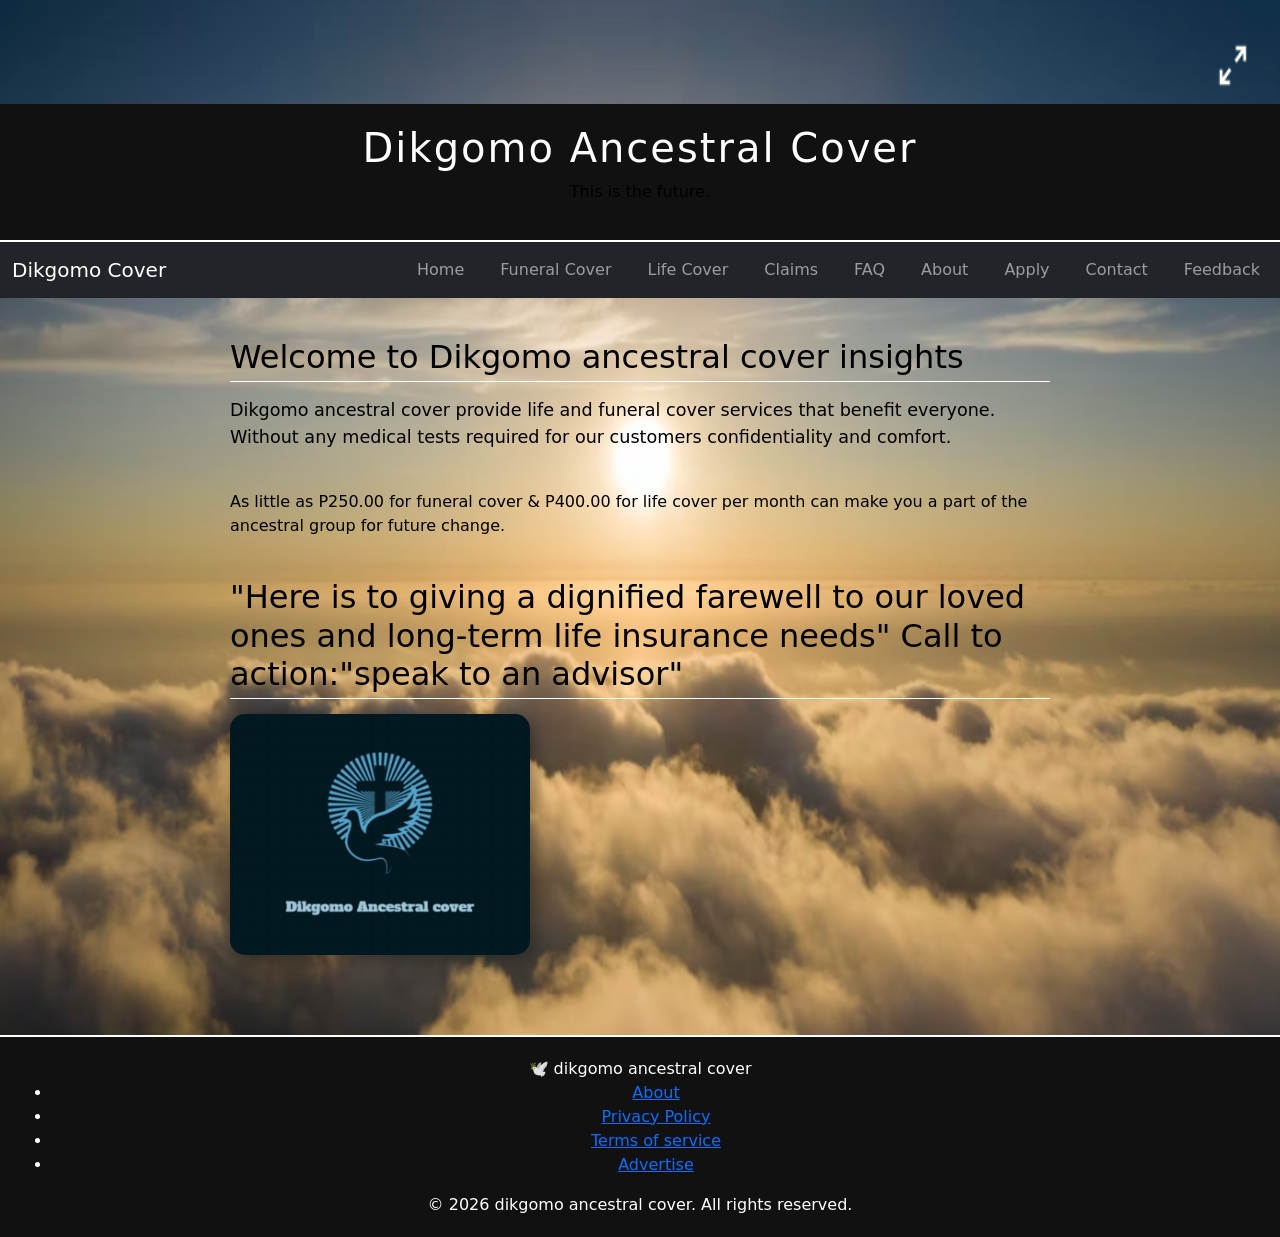
<file: index.html>
<!DOCTYPE html>
 <html lang="en">
 <head>
    <meta charset="UTF-8">
    <main class="container mt-4"></main>
    <title>Dikgomo Ancestral Cover</title>

    <!-- Bootstrap CSS -->
    <link href="https://cdn.jsdelivr.net/npm/bootstrap@5.3.3/dist/css/bootstrap.min.css" rel="stylesheet">
    
    <!-- Your custom CSS -->
    <link rel="stylesheet" href="style.css">

    <link rel="icon" type="image/jpg" href="pictures/logo.jpg">
</head>
 <body>
 
     <!--Header Section -->
     <header>
         <h1>Dikgomo Ancestral Cover</h1>
        <p>This is the future.</p>
    </header>
 
    <nav class="navbar navbar-expand-lg navbar-dark bg-dark">
  <div class="container-fluid">
    
    <!-- Brand -->
    <a class="navbar-brand" href="index.html">Dikgomo Cover</a>

    <!-- Mobile toggle button -->
    <button class="navbar-toggler" type="button" data-bs-toggle="collapse" data-bs-target="#navbarNav">
      <span class="navbar-toggler-icon"></span>
    </button>

    <!-- Links -->
    <div class="collapse navbar-collapse" id="navbarNav">
      <ul class="navbar-nav ms-auto">
        <li class="nav-item"><a class="nav-link" href="index.html">Home</a></li>
        <li class="nav-item"><a class="nav-link" href="funeralcover.html">Funeral Cover</a></li>
        <li class="nav-item"><a class="nav-link" href="lifecover.html">Life Cover</a></li>
        <li class="nav-item"><a class="nav-link" href="claimsprocess.html">Claims</a></li>
        <li class="nav-item"><a class="nav-link" href="frequentlyaskedquestions.html">FAQ</a></li>
        <li class="nav-item"><a class="nav-link" href="about.html">About</a></li>
        <li class="nav-item"><a class="nav-link" href="applicationform.html">Apply</a></li>
        <li class="nav-item"><a class="nav-link" href="contact&support.html">Contact</a></li>
        <li class="nav-item"><a class="nav-link" href="feedback.html">Feedback</a></li>
      </ul>
    </div>

  </div>
</nav>
 
     <!--Main Content -->
    <main>
         <section>

         <h2>Welcome to Dikgomo ancestral cover insights</h2>
         <p>Dikgomo ancestral cover provide life and funeral cover services that benefit everyone. Without any medical tests required for our customers confidentiality and comfort.</p>
</section> 
        <section>As little as P250.00 for funeral cover & P400.00 for life cover per month can make you a part of the ancestral group for future change.</section>

 <section>
<h2>"Here is to giving a dignified farewell to our loved ones and long-term life insurance needs"
    Call to action:"speak to an advisor"
</h2>
<img
    src="pictures/logo.jpg"
    alt="picture logo"
    style="width:  300px; border-radius:15px; box-shadow: 5px 5px 15px rgba(0,0,0,0.3);"
>
 </section>
    </main>
    <!-- Bootstrap JS -->
<script src="https://cdn.jsdelivr.net/npm/bootstrap@5.3.3/dist/js/bootstrap.bundle.min.js"></script>
 
<!--FOOTER-->
<footer>
  <div class="footer-logo">🕊️ dikgomo ancestral cover </div>
  <ul class="footer-links">
    <li><a href="#">About</a></li>
    <li><a href="#">Privacy Policy</a></li>
    <li><a href="#">Terms of service</a></li>
    <li><a href="#">Advertise</a></li>
  </ul>
  <div class="footer-copy">&copy; 2026 dikgomo ancestral cover. All rights reserved.</div>
</footer>
 </body>
 </html>
</file>
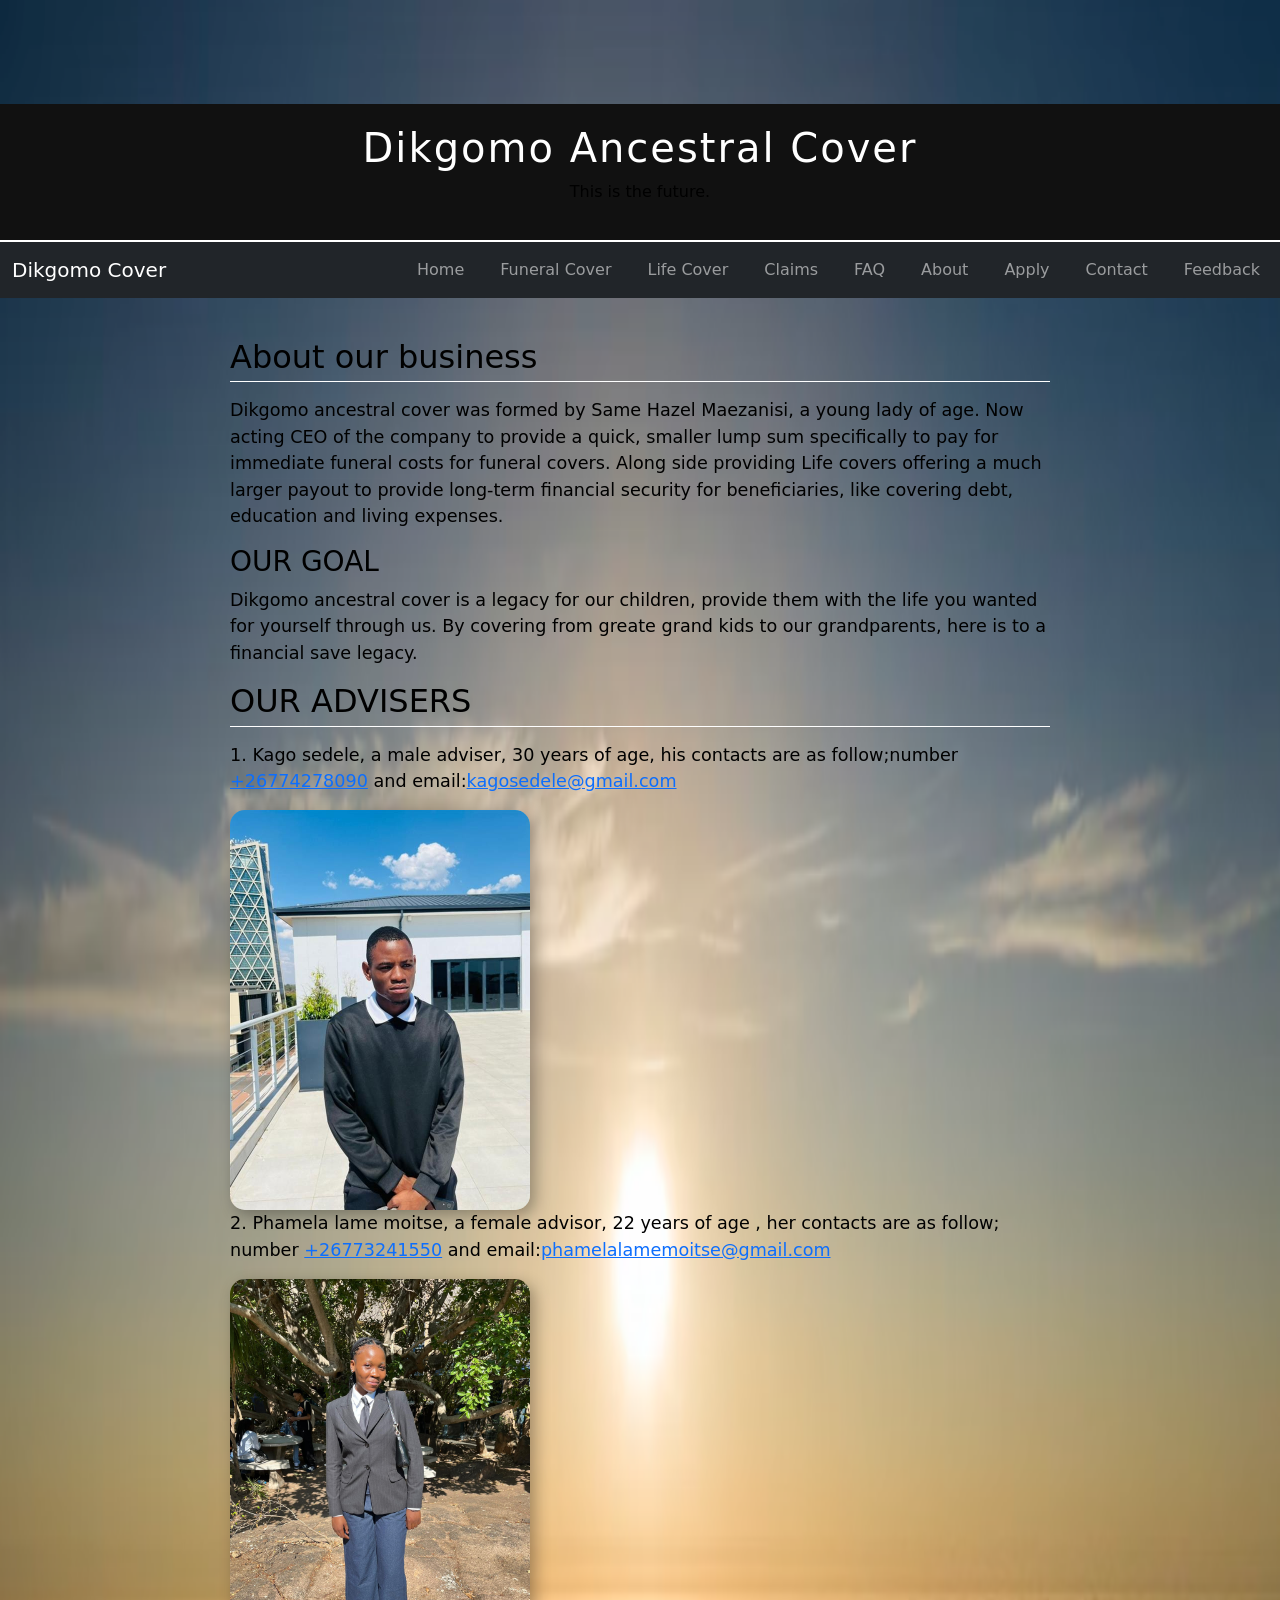
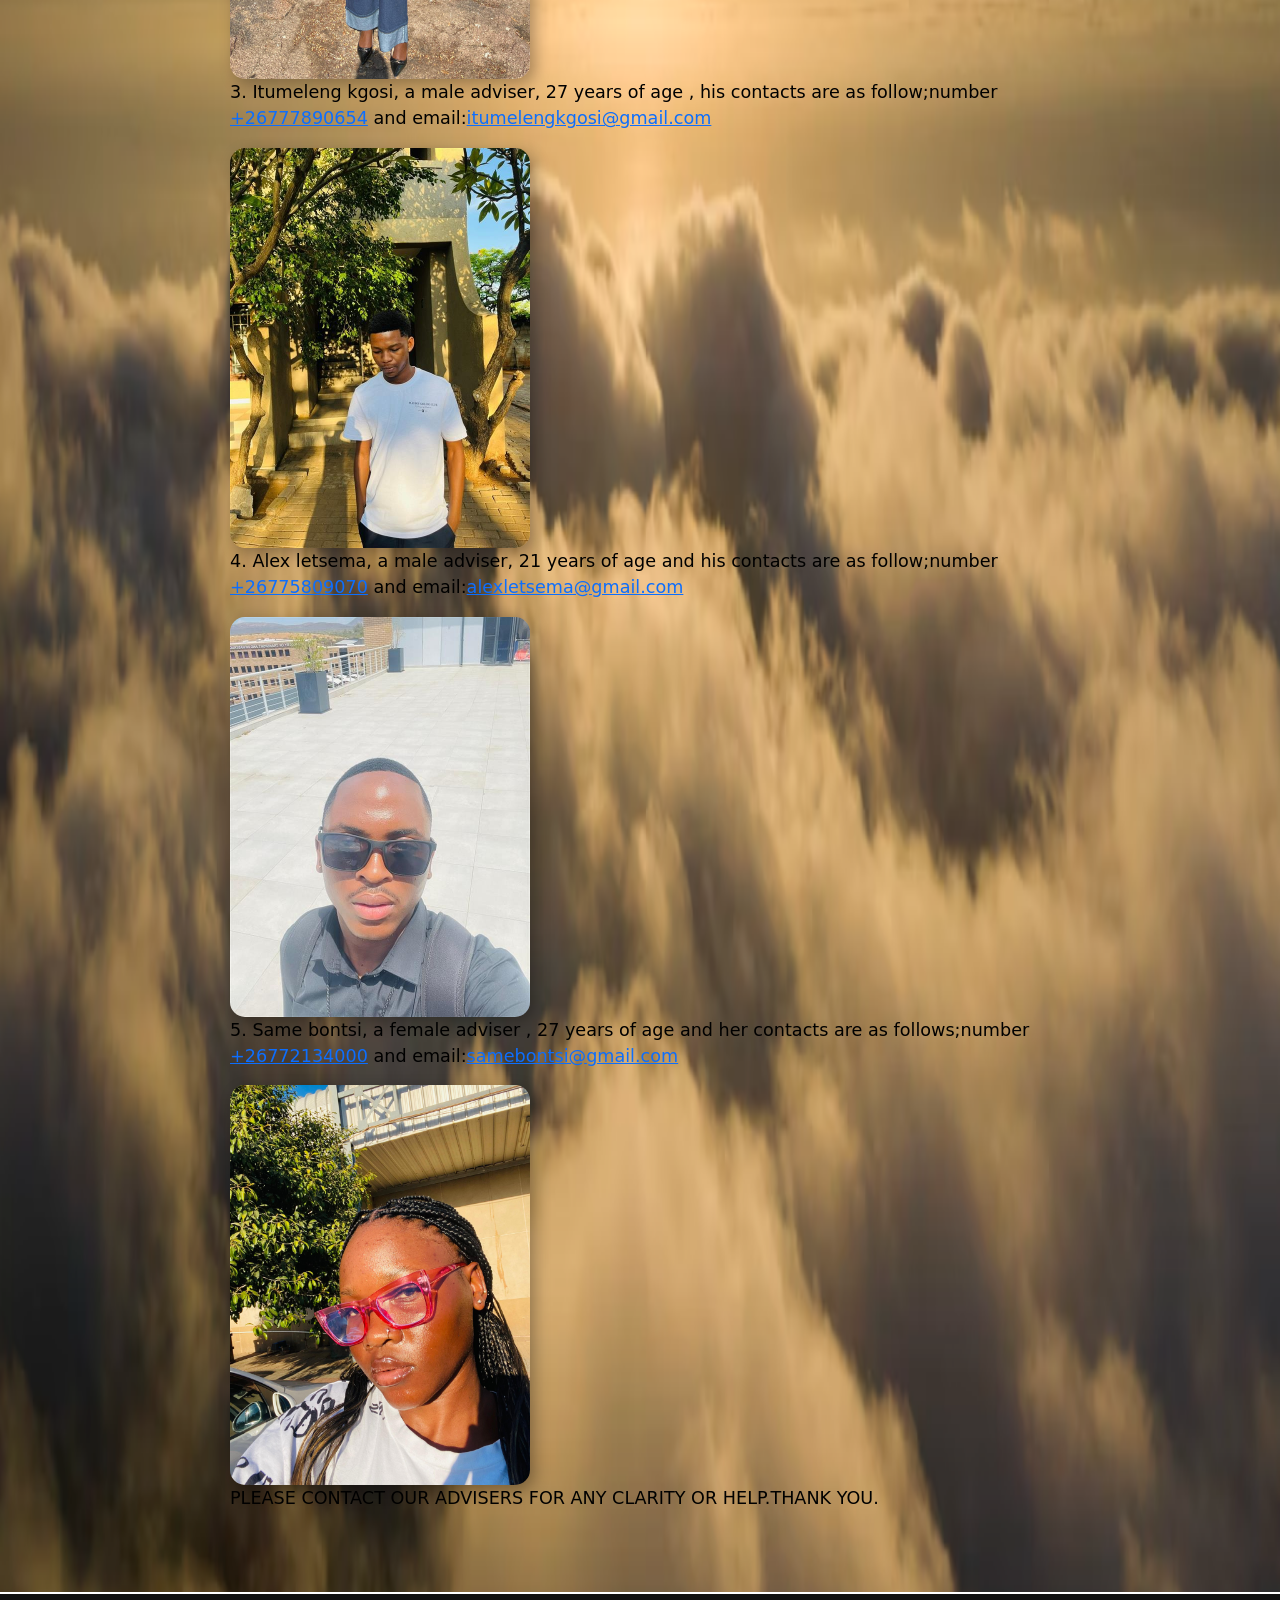
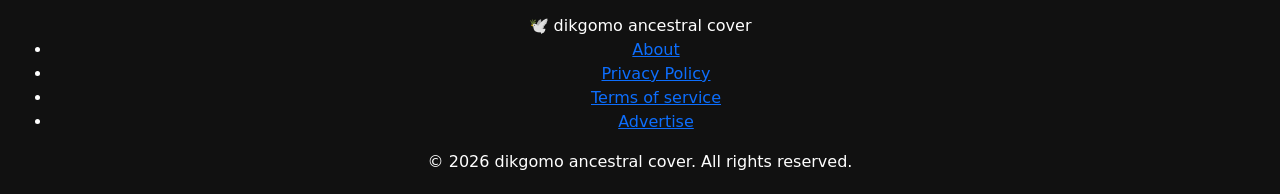
<file: about.html>
<!DOCTYPE html>
 <html lang="en">
 <head>
    <meta charset="UTF-8">
    <main class="container mt-4"></main>
    <title>Dikgomo Ancestral Cover</title>

    <!-- Bootstrap CSS -->
    <link href="https://cdn.jsdelivr.net/npm/bootstrap@5.3.3/dist/css/bootstrap.min.css" rel="stylesheet">
    
    <!-- Your custom CSS -->
    <link rel="stylesheet" href="style.css">

    <link rel="icon" type="image/jpg" href="pictures/logo.jpg">
</head>
 <body>
 
     <!--Header Section -->
     <header>
         <h1>Dikgomo Ancestral Cover</h1>
        <p>This is the future.</p>
    </header>
 
    <!-- Navigation -->
    <nav class="navbar navbar-expand-lg navbar-dark bg-dark">
  <div class="container-fluid">
    
    <!-- Brand -->
    <a class="navbar-brand" href="index.html">Dikgomo Cover</a>

    <!-- Mobile toggle button -->
    <button class="navbar-toggler" type="button" data-bs-toggle="collapse" data-bs-target="#navbarNav">
      <span class="navbar-toggler-icon"></span>
    </button>

    <!-- Links -->
    <div class="collapse navbar-collapse" id="navbarNav">
      <ul class="navbar-nav ms-auto">
        <li class="nav-item"><a class="nav-link" href="index.html">Home</a></li>
        <li class="nav-item"><a class="nav-link" href="funeralcover.html">Funeral Cover</a></li>
        <li class="nav-item"><a class="nav-link" href="lifecover.html">Life Cover</a></li>
        <li class="nav-item"><a class="nav-link" href="claimsprocess.html">Claims</a></li>
        <li class="nav-item"><a class="nav-link" href="frequentlyaskedquestions.html">FAQ</a></li>
        <li class="nav-item"><a class="nav-link" href="about.html">About</a></li>
        <li class="nav-item"><a class="nav-link" href="applicationform.html">Apply</a></li>
        <li class="nav-item"><a class="nav-link" href="contact&support.html">Contact</a></li>
        <li class="nav-item"><a class="nav-link" href="feedback.html">Feedback</a></li>
      </ul>
    </div>

  </div>
</nav>
 
     <!--Main Content -->
    <main>
 
         <section>
            <h2>About our business </h2>
            <p>Dikgomo ancestral cover was formed by Same Hazel Maezanisi, a young lady of age. Now acting CEO of the company to provide a quick, smaller lump sum specifically to pay for immediate funeral costs for funeral covers.
                Along side providing Life covers offering a much larger payout to provide long-term financial security for beneficiaries, like covering debt, education and living expenses.

            </p> 
            <h3>OUR GOAL</h3>
            <p>Dikgomo ancestral cover is a legacy for our children, provide them with the life you wanted for yourself through us.
                By covering from greate grand kids to our grandparents, here is to a financial save legacy.</p>

               <h2>OUR ADVISERS</h2>
                <p>1. Kago sedele, a male adviser, 30 years of age, his contacts are as follow;number <a href="https://dikgomoancestralcover/26774278090" target="_blank" class="contact-btn"> +26774278090</a>
 and email:<a href=":Email:kagosedele@gmail.com">kagosedele@gmail.com</a></p>
                <img
                src="pictures/advisor male.jpg"
                alt="picture advisor male"
                style="width:  300px; border-radius:15px; box-shadow: 5px 5px 15px rgba(0,0,0,0.3);"
                >
               <p>2. Phamela lame moitse, a female advisor, 22 years of age , her contacts are as follow; number <a href="https://dikgomoancestralcover/26773241550" target="_blank" class="contact-btn"> +26773241550</a> and email:<a href=":Email:phamelalamemoitse@gmail.com">phamelalamemoitse@gmail.com</a></p>
               <img
                src="pictures/advisor female.jpg"
                alt="picture advisor female"
                style="width:  300px; border-radius:15px; box-shadow: 5px 5px 15px rgba(0,0,0,0.3);"
                >
               <p>3. Itumeleng kgosi, a male adviser, 27 years of age , his contacts are as follow;number <a href="https://dikgomoancestralcover/26777890654" target="_blank" class="contact-btn"> +26777890654</a>
 and email:<a href=":Email:itumelengkgosi@gmail.com">itumelengkgosi@gmail.com</a></p>
               <img
                src="pictures/advisorB.jpg"
                alt="picture advisor B"
                style="width:  300px; border-radius:15px; box-shadow: 5px 5px 15px rgba(0,0,0,0.3);"
                >
               <p>4. Alex letsema, a male adviser, 21 years of age and his contacts are as follow;number <a href="https://dikgomoancestralcover/26775809070" target="_blank" class="contact-btn"> +26775809070</a>
 and email:<a href=":Email:alexletsema@gmail.com">alexletsema@gmail.com</a></p>
               <img
                src="pictures/advisorM.jpg"
                alt="picture advisor M"
                style="width:  300px; border-radius:15px; box-shadow: 5px 5px 15px rgba(0,0,0,0.3);"
                >
                <p>5. Same bontsi, a female adviser , 27 years of age and her contacts are as follows;number <a href="https://dikgomoancestralcover/26772134000" target="_blank" class="contact-btn"> +26772134000</a>
 and email:<a href=":Email:samebontsi@gmail.com">samebontsi@gmail.com</a></p>
                <img
                src="pictures/advisorF.jpg"
                alt="picture advisor F"
                style="width:  300px; border-radius:15px; box-shadow: 5px 5px 15px rgba(0,0,0,0.3);"
                >

               <p>PLEASE CONTACT OUR ADVISERS FOR ANY CLARITY OR HELP.THANK YOU.</p>
         </section> 
    </main> 
    <!-- Bootstrap JS -->
<script src="https://cdn.jsdelivr.net/npm/bootstrap@5.3.3/dist/js/bootstrap.bundle.min.js"></script>
 
<!--FOOTER-->
<footer>
  <div class="footer-logo">🕊️ dikgomo ancestral cover </div>
  <ul class="footer-links">
    <li><a href="#">About</a></li>
    <li><a href="#">Privacy Policy</a></li>
    <li><a href="#">Terms of service</a></li>
    <li><a href="#">Advertise</a></li>
  </ul>
  <div class="footer-copy">&copy; 2026 dikgomo ancestral cover. All rights reserved.</div>
</footer>
 </body>
 </html>
</file>
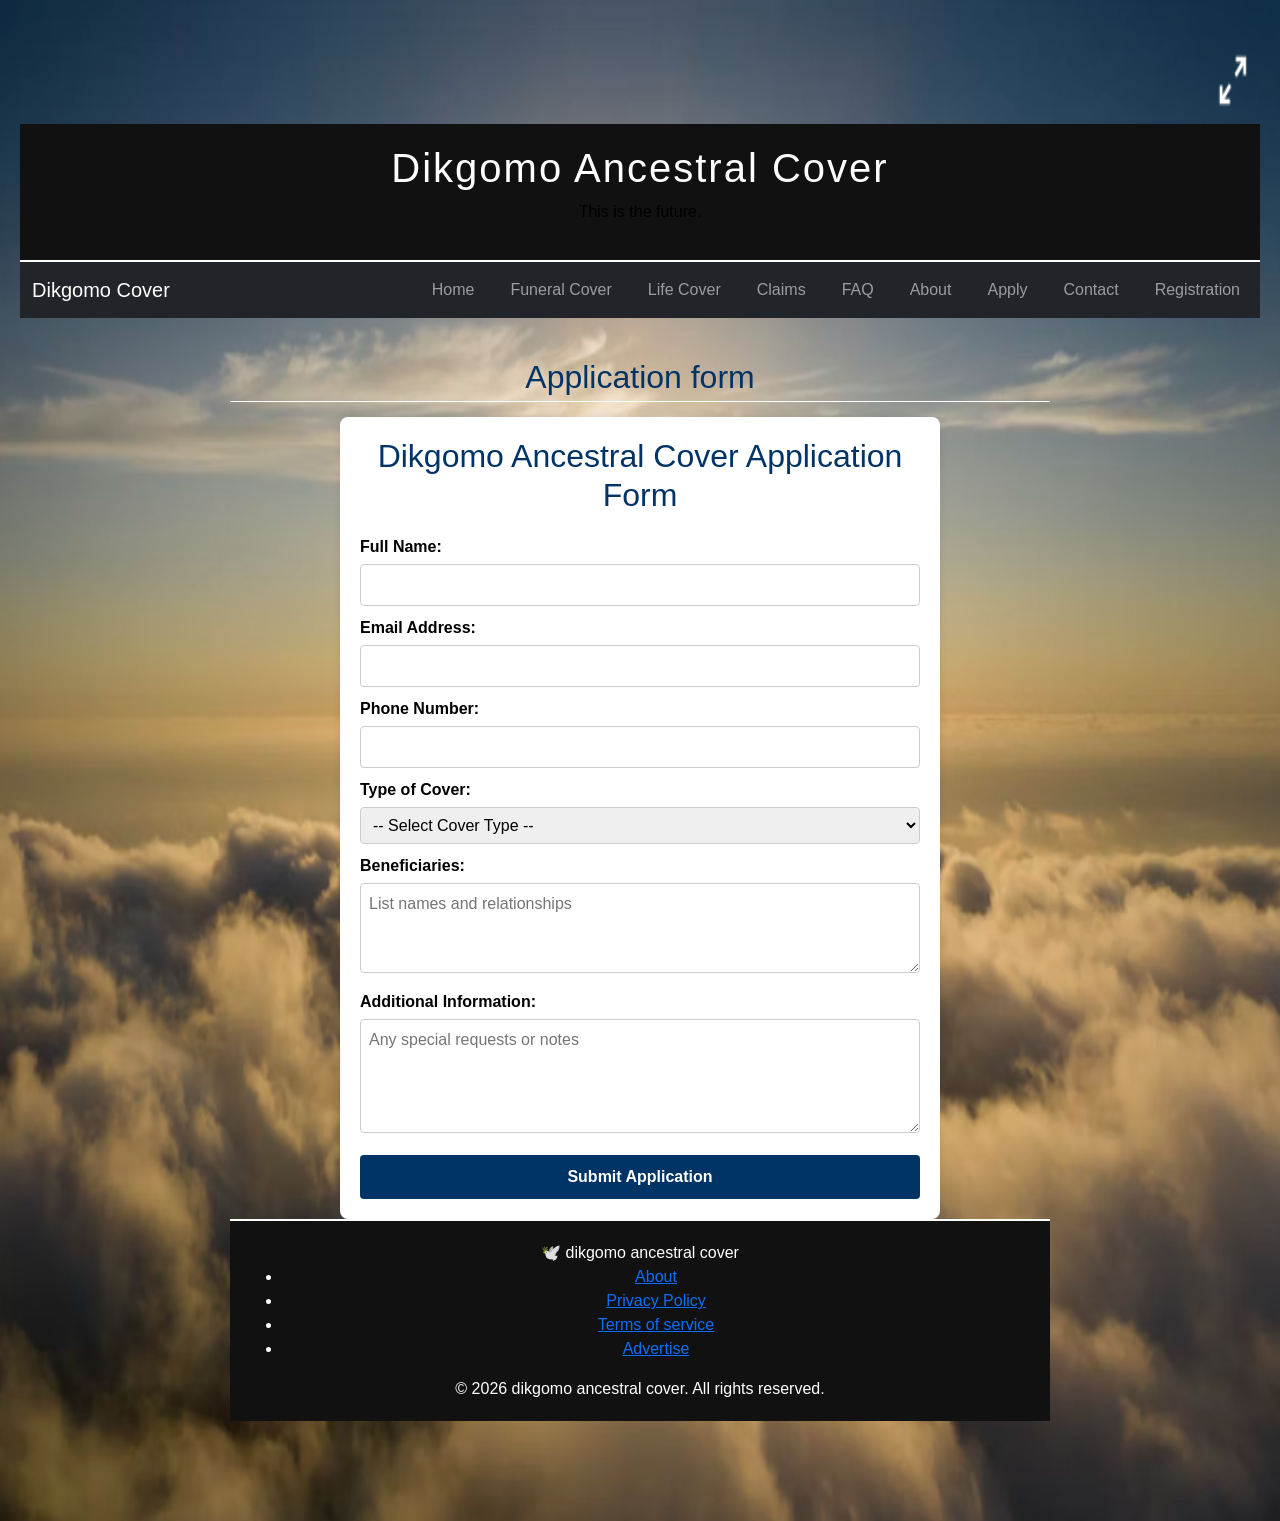
<file: applicationform.html>
<!DOCTYPE html>
 <html lang="en">
 <head>
    <meta charset="UTF-8">
    <main class="container mt-4"></main>
    <title>Dikgomo Ancestral Cover</title>

    <!-- Bootstrap CSS -->
    <link href="https://cdn.jsdelivr.net/npm/bootstrap@5.3.3/dist/css/bootstrap.min.css" rel="stylesheet">
    
    <!-- Your custom CSS -->
    <link rel="stylesheet" href="style.css">

    <link rel="icon" type="image/jpg" href="pictures/logo.jpg">
</head>
 <body>
 
     <!--Header Section -->
     <header>
         <h1>Dikgomo Ancestral Cover</h1>
        <p>This is the future.</p>
    </header>
 
    <!-- Navigation -->
     <nav class="navbar navbar-expand-lg navbar-dark bg-dark">
  <div class="container-fluid">
    
    <!-- Brand -->
    <a class="navbar-brand" href="index.html">Dikgomo Cover</a>

    <!-- Mobile toggle button -->
    <button class="navbar-toggler" type="button" data-bs-toggle="collapse" data-bs-target="#navbarNav">
      <span class="navbar-toggler-icon"></span>
    </button>

    <!-- Links -->
    <div class="collapse navbar-collapse" id="navbarNav">
      <ul class="navbar-nav ms-auto">
        <li class="nav-item"><a class="nav-link" href="index.html">Home</a></li>
        <li class="nav-item"><a class="nav-link" href="funeralcover.html">Funeral Cover</a></li>
        <li class="nav-item"><a class="nav-link" href="lifecover.html">Life Cover</a></li>
        <li class="nav-item"><a class="nav-link" href="claimsprocess.html">Claims</a></li>
        <li class="nav-item"><a class="nav-link" href="frequentlyaskedquestions.html">FAQ</a></li>
        <li class="nav-item"><a class="nav-link" href="about.html">About</a></li>
        <li class="nav-item"><a class="nav-link" href="applicationform.html">Apply</a></li>
        <li class="nav-item"><a class="nav-link" href="contact&support.html">Contact</a></li>
        <li class="nav-item"><a class="nav-link" href="registration.html">Registration</a></li>
      </ul>
    </div>

  </div>
</nav>
 
     <!--Main Content -->
    <main>
 
         <section>
            <h2>Application form </h2>     
  <style>
    body {
      font-family: Arial, sans-serif;
      background-color: #f4f4f4;
      margin: 0;
      padding: 20px;
    }
    .form-container {
      max-width: 600px;
      margin: auto;
      background: #fff;
      padding: 20px;
      border-radius: 8px;
      box-shadow: 0 0 10px rgba(0,0,0,0.1);
    }
    h2 {
      text-align: center;
      color: #003366;
    }
    label {
      display: block;
      margin-top: 10px;
      font-weight: bold;
    }
    input, select, textarea {
      width: 100%;
      padding: 8px;
      margin-top: 5px;
      border: 1px solid #ccc;
      border-radius: 4px;
    }
    button {
      margin-top: 15px;
      background-color: #003366;
      color: white;
      padding: 10px 15px;
      border: none;
      border-radius: 4px;
      cursor: pointer;
      width: 100%;
    }
    button:hover {
      background-color: #0055a5;
    }
  </style>
</head>
<body>

  <div class="form-container">
    <h2>Dikgomo Ancestral Cover Application Form</h2>
    <form action="#" method="post">
      <label for="fullName">Full Name:</label>
      <input type="text" id="fullName" name="fullName" required>

      <label for="email">Email Address:</label>
      <input type="email" id="email" name="email" required>

      <label for="phone">Phone Number:</label>
      <input type="tel" id="phone" name="phone" required>

      <label for="coverType">Type of Cover:</label>
      <select id="coverType" name="coverType" required>
        <option value="">-- Select Cover Type --</option>
        <option value="life">Life Cover</option>
        <option value="funeral">Funeral Cover</option>
      </select>

      <label for="beneficiaries">Beneficiaries:</label>
      <textarea id="beneficiaries" name="beneficiaries" rows="3" placeholder="List names and relationships"></textarea>

      <label for="message">Additional Information:</label>
      <textarea id="message" name="message" rows="4" placeholder="Any special requests or notes"></textarea>

      <button type="submit">Submit Application</button>
    </form>
  </div>
<!-- Bootstrap JS -->
<script src="https://cdn.jsdelivr.net/npm/bootstrap@5.3.3/dist/js/bootstrap.bundle.min.js"></script>

<!--FOOTER-->
<footer>
  <div class="footer-logo">🕊️ dikgomo ancestral cover </div>
  <ul class="footer-links">
    <li><a href="#">About</a></li>
    <li><a href="#">Privacy Policy</a></li>
    <li><a href="#">Terms of service</a></li>
    <li><a href="#">Advertise</a></li>
  </ul>
  <div class="footer-copy">&copy; 2026 dikgomo ancestral cover. All rights reserved.</div>
</footer>
 </body>
 </html>
</file>
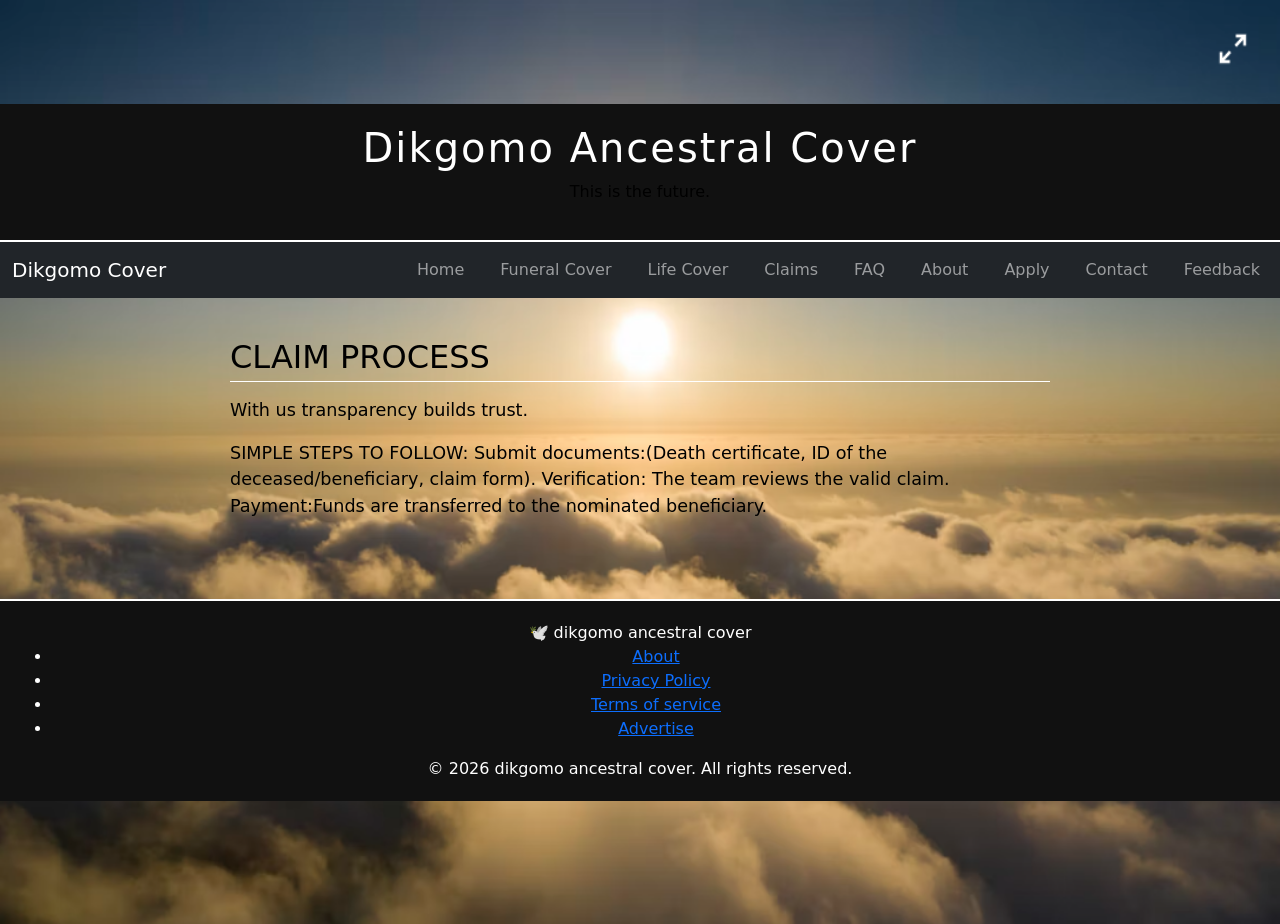
<file: claimsprocess.html>
<!DOCTYPE html>
 <html lang="en">
 <head>
    <meta charset="UTF-8">
    <main class="container mt-4"></main>
    <title>Dikgomo Ancestral Cover</title>

    <!-- Bootstrap CSS -->
    <link href="https://cdn.jsdelivr.net/npm/bootstrap@5.3.3/dist/css/bootstrap.min.css" rel="stylesheet">
    
    <!-- Your custom CSS -->
    <link rel="stylesheet" href="style.css">

    <link rel="icon" type="image/jpg" href="pictures/logo.jpg">
</head>
 <body>
 
     <!--Header Section -->
     <header>
         <h1>Dikgomo Ancestral Cover</h1>
        <p>This is the future.</p>
    </header>
 
    <!-- Navigation -->
     <nav class="navbar navbar-expand-lg navbar-dark bg-dark">
  <div class="container-fluid">
    
    <!-- Brand -->
    <a class="navbar-brand" href="index.html">Dikgomo Cover</a>

    <!-- Mobile toggle button -->
    <button class="navbar-toggler" type="button" data-bs-toggle="collapse" data-bs-target="#navbarNav">
      <span class="navbar-toggler-icon"></span>
    </button>

    <!-- Links -->
    <div class="collapse navbar-collapse" id="navbarNav">
      <ul class="navbar-nav ms-auto">
        <li class="nav-item"><a class="nav-link" href="index.html">Home</a></li>
        <li class="nav-item"><a class="nav-link" href="funeralcover.html">Funeral Cover</a></li>
        <li class="nav-item"><a class="nav-link" href="lifecover.html">Life Cover</a></li>
        <li class="nav-item"><a class="nav-link" href="claimsprocess.html">Claims</a></li>
        <li class="nav-item"><a class="nav-link" href="frequentlyaskedquestions.html">FAQ</a></li>
        <li class="nav-item"><a class="nav-link" href="about.html">About</a></li>
        <li class="nav-item"><a class="nav-link" href="applicationform.html">Apply</a></li>
        <li class="nav-item"><a class="nav-link" href="contact&support.html">Contact</a></li>
        <li class="nav-item"><a class="nav-link" href="feedback.html">Feedback</a></li>
      </ul>
    </div>

  </div>
</nav>
 
     <!--Main Content -->
    <main>
 
         <section>
            <h2>CLAIM PROCESS </h2>  
            <P>With us transparency builds trust.</P>
                 
            <P>SIMPLE STEPS TO FOLLOW:
                Submit documents:(Death certificate, ID of the deceased/beneficiary, claim form).
                Verification: The team reviews the valid claim.
                Payment:Funds are transferred to the nominated beneficiary. 
            </P>
         </section>
    </main>
    <!-- Bootstrap JS -->
<script src="https://cdn.jsdelivr.net/npm/bootstrap@5.3.3/dist/js/bootstrap.bundle.min.js"></script>
 
<!--FOOTER-->
<footer>
  <div class="footer-logo">🕊️ dikgomo ancestral cover </div>
  <ul class="footer-links">
    <li><a href="#">About</a></li>
    <li><a href="#">Privacy Policy</a></li>
    <li><a href="#">Terms of service</a></li>
    <li><a href="#">Advertise</a></li>
  </ul>
  <div class="footer-copy">&copy; 2026 dikgomo ancestral cover. All rights reserved.</div>
</footer>
 </body>
 </html>
</file>
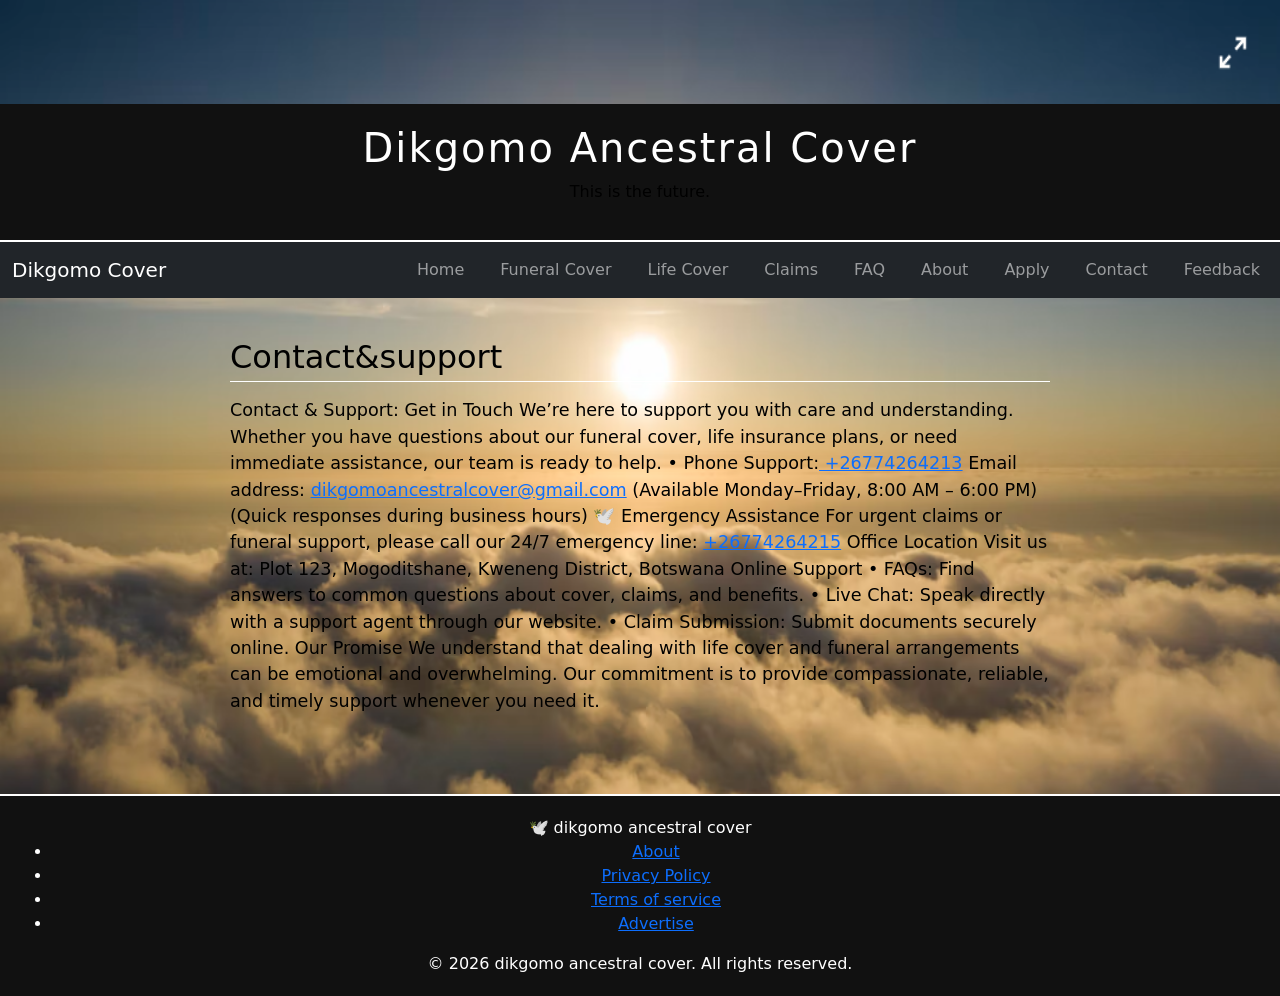
<file: contact&support.html>
<!DOCTYPE html>
 <html lang="en">
 <head>
    <meta charset="UTF-8">
    <main class="container mt-4"></main>
    <title>Dikgomo Ancestral Cover</title>

    <!-- Bootstrap CSS -->
    <link href="https://cdn.jsdelivr.net/npm/bootstrap@5.3.3/dist/css/bootstrap.min.css" rel="stylesheet">
    
    <!-- Your custom CSS -->
    <link rel="stylesheet" href="style.css">

    <link rel="icon" type="image/jpg" href="pictures/logo.jpg">
</head>
 <body>
 
     <!--Header Section -->
     <header>
         <h1>Dikgomo Ancestral Cover</h1>
        <p>This is the future.</p>
    </header>
 
    <!-- Navigation -->
     <nav class="navbar navbar-expand-lg navbar-dark bg-dark">
  <div class="container-fluid">
    
    <!-- Brand -->
    <a class="navbar-brand" href="index.html">Dikgomo Cover</a>

    <!-- Mobile toggle button -->
    <button class="navbar-toggler" type="button" data-bs-toggle="collapse" data-bs-target="#navbarNav">
      <span class="navbar-toggler-icon"></span>
    </button>

    <!-- Links -->
    <div class="collapse navbar-collapse" id="navbarNav">
      <ul class="navbar-nav ms-auto">
        <li class="nav-item"><a class="nav-link" href="index.html">Home</a></li>
        <li class="nav-item"><a class="nav-link" href="funeralcover.html">Funeral Cover</a></li>
        <li class="nav-item"><a class="nav-link" href="lifecover.html">Life Cover</a></li>
        <li class="nav-item"><a class="nav-link" href="claimsprocess.html">Claims</a></li>
        <li class="nav-item"><a class="nav-link" href="frequentlyaskedquestions.html">FAQ</a></li>
        <li class="nav-item"><a class="nav-link" href="about.html">About</a></li>
        <li class="nav-item"><a class="nav-link" href="applicationform.html">Apply</a></li>
        <li class="nav-item"><a class="nav-link" href="contact&support.html">Contact</a></li>
        <li class="nav-item"><a class="nav-link" href="feedback.html">Feedback</a></li>
      </ul>
    </div>

  </div>
</nav>
 
     <!--Main Content -->
    <main>
 
         <section>
            <h2>Contact&support </h2>   
            <p>Contact & Support: Get in Touch
We’re here to support you with care and understanding. Whether you have questions about our funeral cover, life insurance plans, or need immediate assistance, our team is ready to help.
• 	Phone Support:<a href="https://dikgomoancestralcover/26773376244" target="_blank" class="contact-btn">
         +26774264213</a>
         Email address: <a href=":Email:dikgomoancestralcover@gmail.com">dikgomoancestralcover@gmail.com</a>
(Available Monday–Friday, 8:00 AM – 6:00 PM)
(Quick responses during business hours)

🕊️ Emergency Assistance
For urgent claims or funeral support, please call our 24/7 emergency line:
<a href="https://dikgomoancestralcover/26774264215" target="_blank" class="contact-btn"> +26774264215</a>

Office Location
Visit us at:
Plot 123, Mogoditshane, Kweneng District, Botswana

Online Support
• 	FAQs: Find answers to common questions about cover, claims, and benefits.
• 	Live Chat: Speak directly with a support agent through our website.
• 	Claim Submission: Submit documents securely online.

Our Promise
We understand that dealing with life cover and funeral arrangements can be emotional and overwhelming. Our commitment is to provide compassionate, reliable, and timely support whenever you need it.</p>   
         </section>
    </main>
    <!-- Bootstrap JS -->
<script src="https://cdn.jsdelivr.net/npm/bootstrap@5.3.3/dist/js/bootstrap.bundle.min.js"></script>
 
<!--FOOTER-->
<footer>
  <div class="footer-logo">🕊️ dikgomo ancestral cover </div>
  <ul class="footer-links">
    <li><a href="#">About</a></li>
    <li><a href="#">Privacy Policy</a></li>
    <li><a href="#">Terms of service</a></li>
    <li><a href="#">Advertise</a></li>
  </ul>
  <div class="footer-copy">&copy; 2026 dikgomo ancestral cover. All rights reserved.</div>
</footer>
 </body>
 </html>
</file>
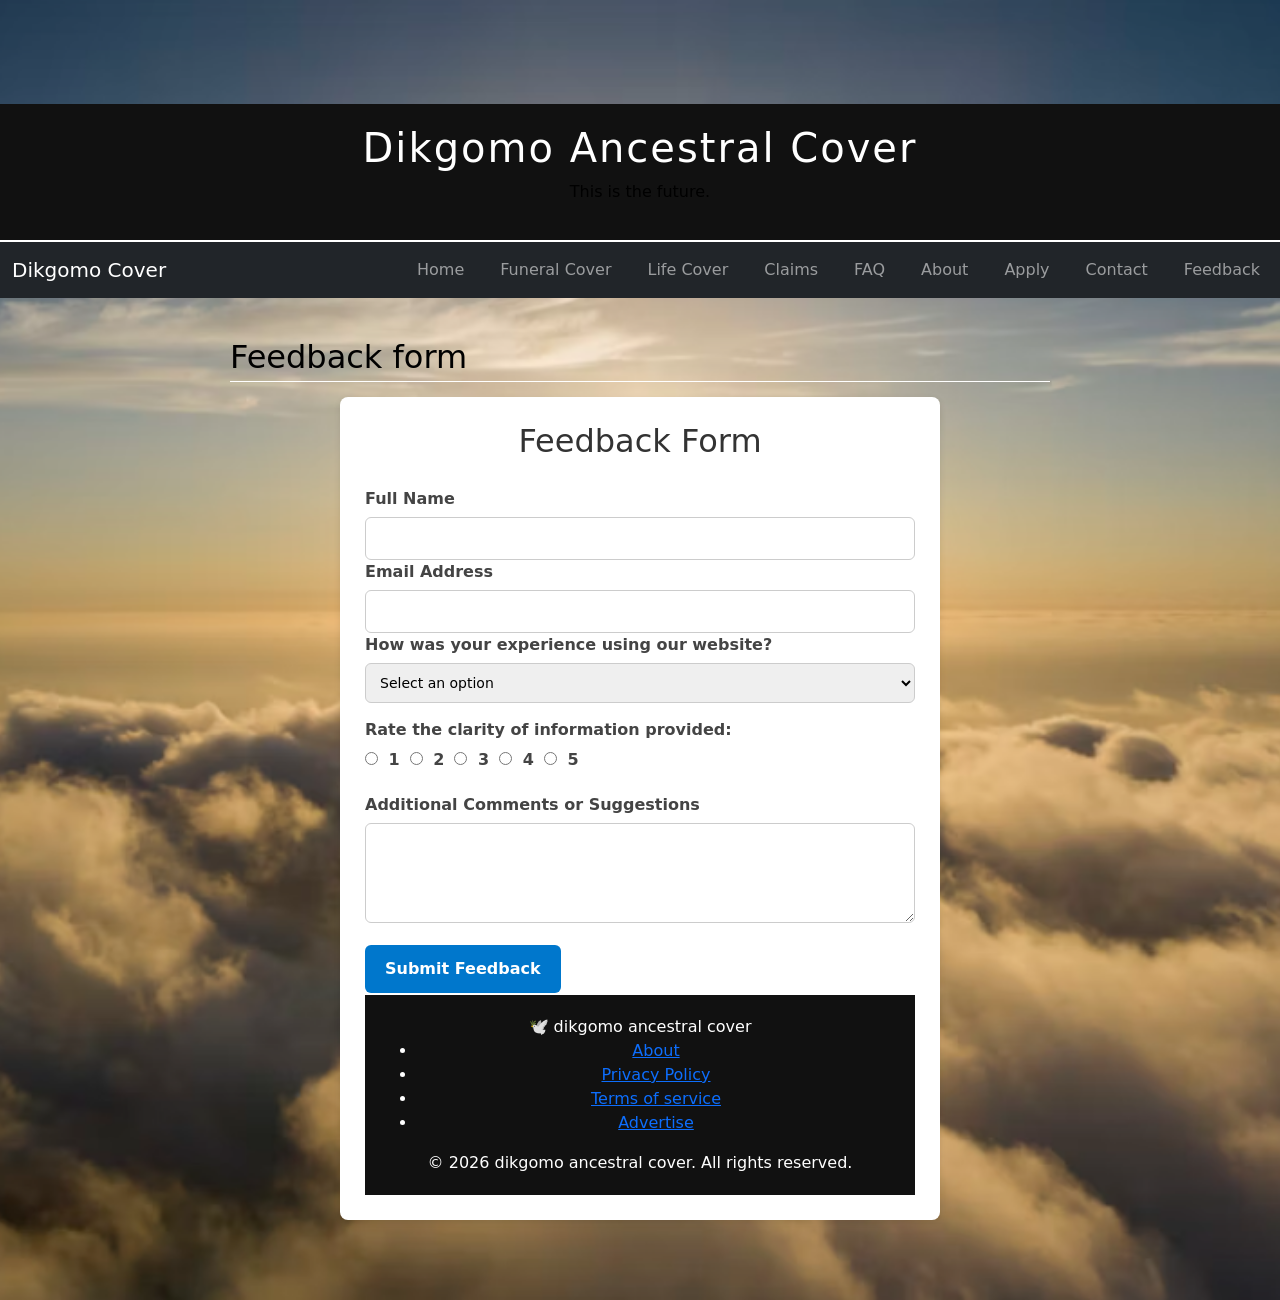
<file: feedback.html>
<!DOCTYPE html>
 <html lang="en">
 <head>
    <meta charset="UTF-8">
    <main class="container mt-4"></main>
    <title>Dikgomo Ancestral Cover</title>

    <!-- Bootstrap CSS -->
    <link href="https://cdn.jsdelivr.net/npm/bootstrap@5.3.3/dist/css/bootstrap.min.css" rel="stylesheet">
    
    <!-- Your custom CSS -->
    <link rel="stylesheet" href="style.css">

    <link rel="icon" type="image/jpg" href="pictures/logo.jpg">
  <!-- Background Styling -->
    <style>
        body {
            background-image: url(pictures/homepagecover.png);
            background-size: cover; /* better than 100% 100% */
            background-position: center;
            background-repeat: no-repeat;
            margin: 0;
            padding: 0;
            min-height: 100vh;
        
        }

        </style>
</head>
 <body>
 
     <!--Header Section -->
     <header>
         <h1>Dikgomo Ancestral Cover</h1>
        <p>This is the future.</p>
    </header>
 
    <nav class="navbar navbar-expand-lg navbar-dark bg-dark">
  <div class="container-fluid">
    
    <!-- Brand -->
    <a class="navbar-brand" href="index.html">Dikgomo Cover</a>

    <!-- Mobile toggle button -->
    <button class="navbar-toggler" type="button" data-bs-toggle="collapse" data-bs-target="#navbarNav">
      <span class="navbar-toggler-icon"></span>
    </button>

    <!-- Links -->
    <div class="collapse navbar-collapse" id="navbarNav">
      <ul class="navbar-nav ms-auto">
        <li class="nav-item"><a class="nav-link" href="index.html">Home</a></li>
        <li class="nav-item"><a class="nav-link" href="funeralcover.html">Funeral Cover</a></li>
        <li class="nav-item"><a class="nav-link" href="lifecover.html">Life Cover</a></li>
        <li class="nav-item"><a class="nav-link" href="claimsprocess.html">Claims</a></li>
        <li class="nav-item"><a class="nav-link" href="frequentlyaskedquestions.html">FAQ</a></li>
        <li class="nav-item"><a class="nav-link" href="about.html">About</a></li>
        <li class="nav-item"><a class="nav-link" href="applicationform.html">Apply</a></li>
        <li class="nav-item"><a class="nav-link" href="contact&support.html">Contact</a></li>
        <li class="nav-item"><a class="nav-link" href="feedback.html">Feedback</a></li>
      </ul>
    </div>

  </div>
</nav>

 <!--Main Content -->
    <main>
 
         <section>
            <h2>Feedback form </h2> 
            
  <style>

    .feedback-form {
      max-width: 600px;
      margin: auto;
      background: #fff;
      padding: 25px;
      border-radius: 8px;
      box-shadow: 0 2px 6px rgba(0,0,0,0.1);
    }
    .feedback-form h2 {
      text-align: center;
      margin-bottom: 20px;
      color: #333;
    }
    .form-group {
      margin-bottom: 15px;
    }
    label {
      display: block;
      margin-bottom: 6px;
      font-weight: bold;
      color: #444;
    }
    input[type="text"],
    input[type="email"],
    textarea,
    select {
      width: 100%;
      padding: 10px;
      border: 1px solid #ccc;
      border-radius: 6px;
      font-size: 14px;
    }
    textarea {
      resize: vertical;
      min-height: 100px;
    }
    .rating {
      display: flex;
      gap: 10px;
    }
    .rating input {
      margin-right: 5px;
    }
    button {
      background: #0077cc;
      color: #fff;
      padding: 12px 20px;
      border: none;
      border-radius: 6px;
      cursor: pointer;
      font-size: 16px;
    }
    button:hover {
      background: #005fa3;
    }
  </style>
  <form class="feedback-form" action="submit_feedback.php" method="POST" autocomplete="off">
    <h2> Feedback Form</h2>

    <div class="form-container">
      <label for="name">Full Name</label>
      <input type="text" id="name" name="name" autocomplete="off" required>

      <label for="email">Email Address</label>
      <input type="email" id="email" name="email" autocomplete="off" required>

    <div class="form-group">
      <label for="experience">How was your experience using our website?</label>
      <select id="experience" name="experience" required>
        <option value="">Select an option</option>
        <option value="excellent">Excellent</option>
        <option value="good">Good</option>
        <option value="average">Average</option>
        <option value="poor">Poor</option>
      </select>
    </div>

    <div class="form-group">
      <label>Rate the clarity of information provided:</label>
      <div class="rating">
        <label><input type="radio" name="clarity" value="1"> 1</label>
        <label><input type="radio" name="clarity" value="2"> 2</label>
        <label><input type="radio" name="clarity" value="3"> 3</label>
        <label><input type="radio" name="clarity" value="4"> 4</label>
        <label><input type="radio" name="clarity" value="5"> 5</label>
      </div>
    </div>

    <div class="form-group">
      <label for="comments">Additional Comments or Suggestions</label>
      <textarea id="comments" name="comments"></textarea>
    </div>

    <button type="submit">Submit Feedback</button>
  </form>

  <!-- Bootstrap JS -->
<script src="https://cdn.jsdelivr.net/npm/bootstrap@5.3.3/dist/js/bootstrap.bundle.min.js"></script>

<!--FOOTER-->
<footer>
  <div class="footer-logo">🕊️ dikgomo ancestral cover </div>
  <ul class="footer-links">
    <li><a href="#">About</a></li>
    <li><a href="#">Privacy Policy</a></li>
    <li><a href="#">Terms of service</a></li>
    <li><a href="#">Advertise</a></li>
  </ul>
  <div class="footer-copy">&copy; 2026 dikgomo ancestral cover. All rights reserved.</div>
</footer>
 </body>
 </html>
</file>
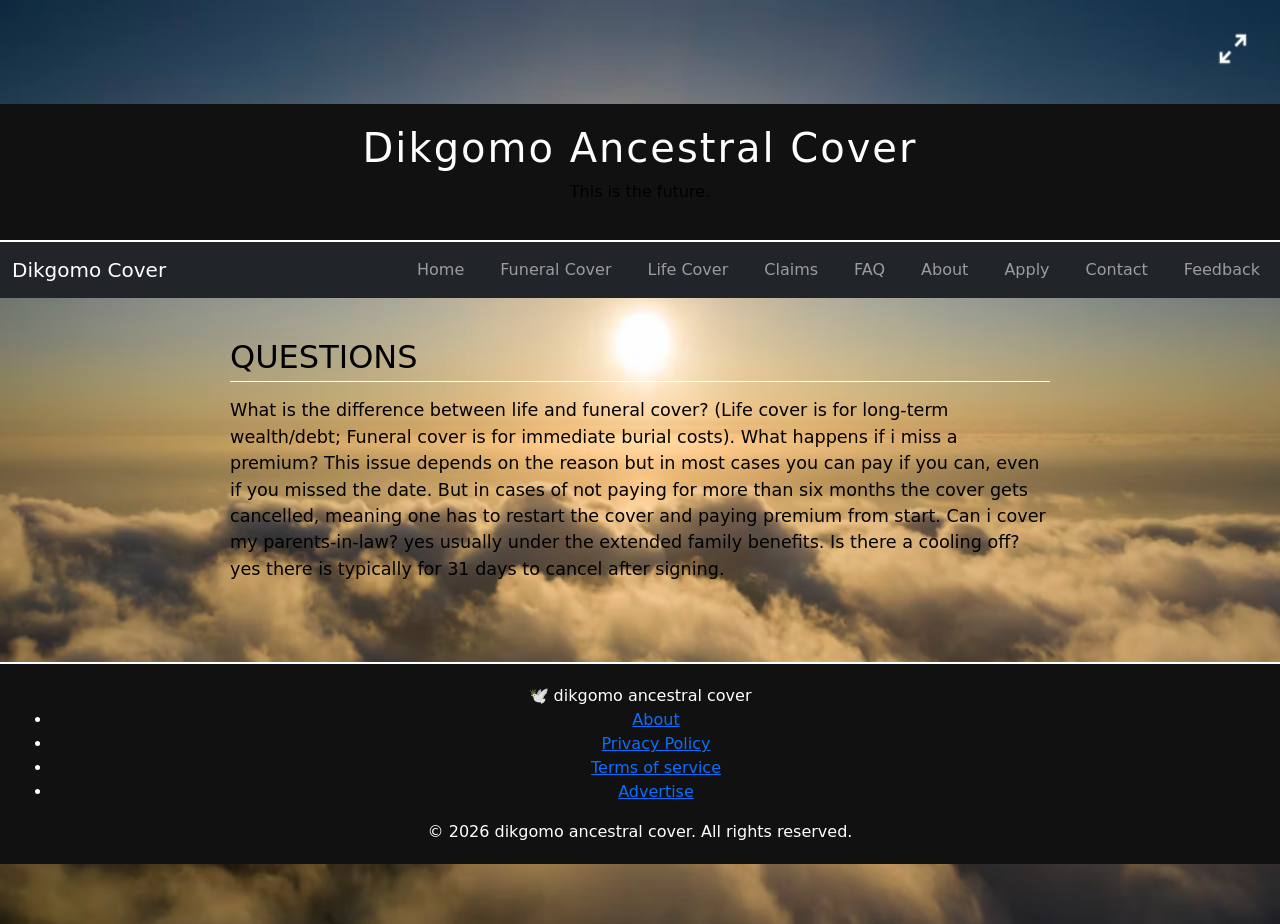
<file: frequentlyaskedquestions.html>
<!DOCTYPE html>
 <html lang="en">
 <head>
    <meta charset="UTF-8">
    <main class="container mt-4"></main>
    <title>Dikgomo Ancestral Cover</title>

    <!-- Bootstrap CSS -->
    <link href="https://cdn.jsdelivr.net/npm/bootstrap@5.3.3/dist/css/bootstrap.min.css" rel="stylesheet">
    
    <!-- Your custom CSS -->
    <link rel="stylesheet" href="style.css">

    <link rel="icon" type="image/jpg" href="pictures/logo.jpg">
</head>
 <body>
 
     <!--Header Section -->
     <header>
         <h1>Dikgomo Ancestral Cover</h1>
        <p>This is the future.</p>
    </header>
 
    <!-- Navigation -->
     <nav class="navbar navbar-expand-lg navbar-dark bg-dark">
  <div class="container-fluid">
    
    <!-- Brand -->
    <a class="navbar-brand" href="index.html">Dikgomo Cover</a>

    <!-- Mobile toggle button -->
    <button class="navbar-toggler" type="button" data-bs-toggle="collapse" data-bs-target="#navbarNav">
      <span class="navbar-toggler-icon"></span>
    </button>

    <!-- Links -->
    <div class="collapse navbar-collapse" id="navbarNav">
      <ul class="navbar-nav ms-auto">
        <li class="nav-item"><a class="nav-link" href="index.html">Home</a></li>
        <li class="nav-item"><a class="nav-link" href="funeralcover.html">Funeral Cover</a></li>
        <li class="nav-item"><a class="nav-link" href="lifecover.html">Life Cover</a></li>
        <li class="nav-item"><a class="nav-link" href="claimsprocess.html">Claims</a></li>
        <li class="nav-item"><a class="nav-link" href="frequentlyaskedquestions.html">FAQ</a></li>
        <li class="nav-item"><a class="nav-link" href="about.html">About</a></li>
        <li class="nav-item"><a class="nav-link" href="applicationform.html">Apply</a></li>
        <li class="nav-item"><a class="nav-link" href="contact&support.html">Contact</a></li>
        <li class="nav-item"><a class="nav-link" href="feedback.html">Feedback</a></li>
      </ul>
    </div>

  </div>
</nav>
 
     <!--Main Content -->
    <main>
 
         <section>
            <h2>QUESTIONS </h2>     
            <P> What is the difference between life and funeral cover? (Life cover is for long-term wealth/debt; Funeral cover is for immediate burial costs). 
            What happens if i miss a premium? This issue depends on the reason but in most cases you can pay if you can, even if you missed the date. But in cases of not paying for more than six months the cover gets cancelled, meaning one has to restart the cover and paying premium from start. 
            Can i cover my parents-in-law? yes usually under the extended family benefits.  
             Is there a cooling off? yes there is typically for 31 days to cancel after signing.</p>
         </section>
    </main>
    <!-- Bootstrap JS -->
<script src="https://cdn.jsdelivr.net/npm/bootstrap@5.3.3/dist/js/bootstrap.bundle.min.js"></script>

 <!--FOOTER-->
<footer>
  <div class="footer-logo">🕊️ dikgomo ancestral cover </div>
  <ul class="footer-links">
    <li><a href="#">About</a></li>
    <li><a href="#">Privacy Policy</a></li>
    <li><a href="#">Terms of service</a></li>
    <li><a href="#">Advertise</a></li>
  </ul>
  <div class="footer-copy">&copy; 2026 dikgomo ancestral cover. All rights reserved.</div>
</footer>
 </body>
 </html>
</file>
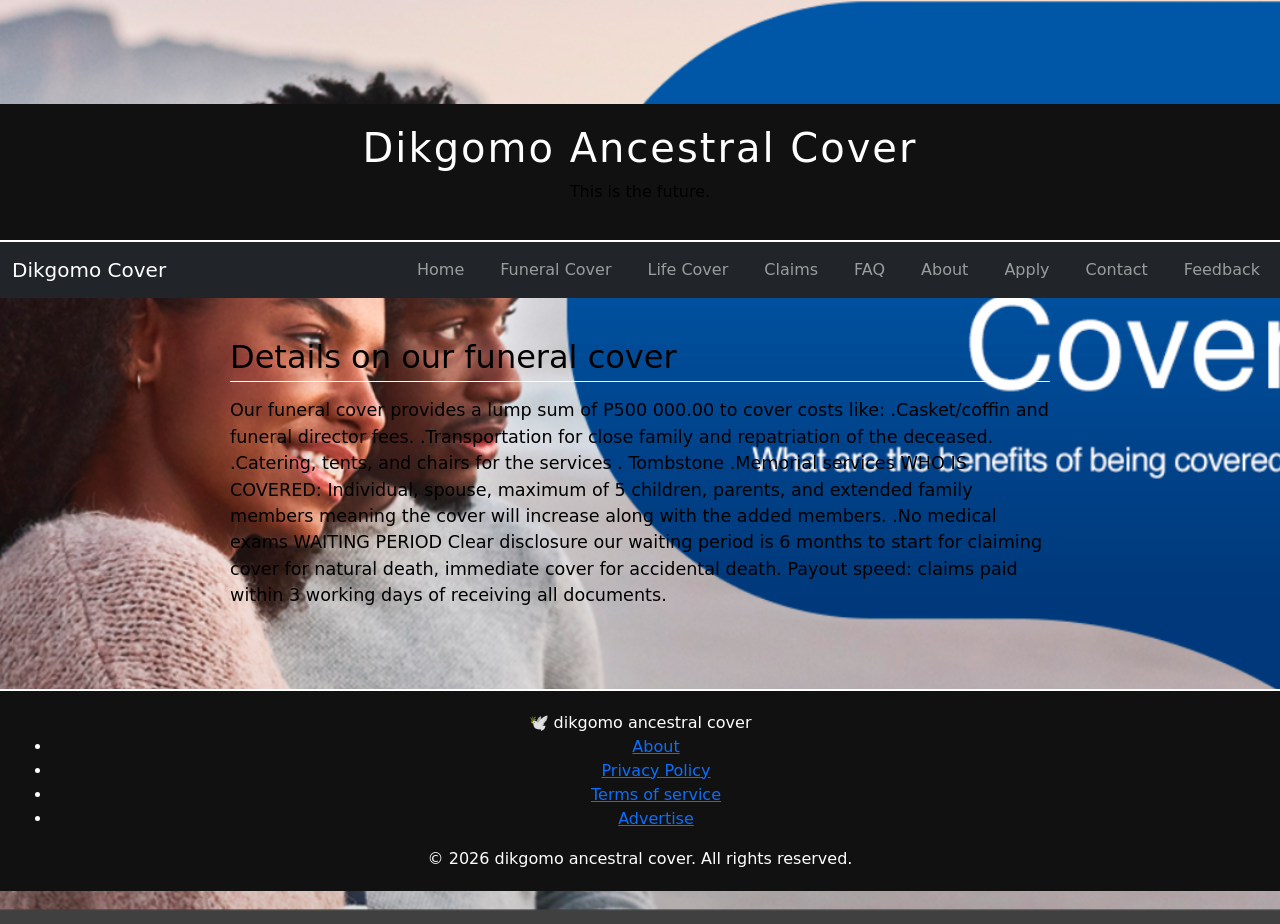
<file: funeralcover.html>
<!DOCTYPE html>
 <html lang="en">
 <head>
    <meta charset="UTF-8">
    <main class="container mt-4"></main>
    <title>Dikgomo Ancestral Cover</title>

    <!-- Bootstrap CSS -->
    <link href="https://cdn.jsdelivr.net/npm/bootstrap@5.3.3/dist/css/bootstrap.min.css" rel="stylesheet">
    
    <!-- Your CSS -->
    <link rel="stylesheet" href="style.css">

    <!-- Background Styling -->
    <style>
        body {
            background-image: url(pictures/Funeral-cover-banner.png);
            background-size: cover; /* better than 100% 100% */
            background-position: center;
            background-repeat: no-repeat;
            margin: 0;
            padding: 0;
            min-height: 100vh;
        }
    </style>

    <link rel="icon" type="image/jpg" href="pictures/logo.jpg">
</head>
 <body>
 
     <!--Header Section -->
     <header>
         <h1>Dikgomo Ancestral Cover</h1>
        <p>This is the future.</p>
    </header>
 
    <!-- Navigation -->
     <nav class="navbar navbar-expand-lg navbar-dark bg-dark">
  <div class="container-fluid">
    
    <!-- Brand -->
    <a class="navbar-brand" href="index.html">Dikgomo Cover</a>

    <!-- Mobile toggle button -->
    <button class="navbar-toggler" type="button" data-bs-toggle="collapse" data-bs-target="#navbarNav">
      <span class="navbar-toggler-icon"></span>
    </button>

    <!-- Links -->
    <div class="collapse navbar-collapse" id="navbarNav">
      <ul class="navbar-nav ms-auto">
        <li class="nav-item"><a class="nav-link" href="index.html">Home</a></li>
        <li class="nav-item"><a class="nav-link" href="funeralcover.html">Funeral Cover</a></li>
        <li class="nav-item"><a class="nav-link" href="lifecover.html">Life Cover</a></li>
        <li class="nav-item"><a class="nav-link" href="claimsprocess.html">Claims</a></li>
        <li class="nav-item"><a class="nav-link" href="frequentlyaskedquestions.html">FAQ</a></li>
        <li class="nav-item"><a class="nav-link" href="about.html">About</a></li>
        <li class="nav-item"><a class="nav-link" href="applicationform.html">Apply</a></li>
        <li class="nav-item"><a class="nav-link" href="contact&support.html">Contact</a></li>
        <li class="nav-item"><a class="nav-link" href="feedback.html">Feedback</a></li>
      </ul>
    </div>

  </div>
</nav>
 
     <!--Main Content -->
    <main>
 
         <section one>
            <h2>Details on our funeral cover </h2>
            <p>Our funeral cover provides a lump sum of P500 000.00 to cover costs like:
                .Casket/coffin and funeral director fees.
                .Transportation for close family and repatriation of the deceased.
                .Catering, tents, and chairs for the services
                . Tombstone 
                .Memorial services 

                WHO IS COVERED:
                Individual, spouse, maximum of 5 children, parents, and extended family members meaning the cover will increase along with the added members. 
                .No medical exams

                WAITING PERIOD
                Clear disclosure our waiting period is 6 months to start for claiming cover for natural death, immediate cover for accidental death.
                Payout speed: claims paid within 3 working days of receiving all documents.
            </p> 
         </section> 
    </main> 
    <!-- Bootstrap JS -->
<script src="https://cdn.jsdelivr.net/npm/bootstrap@5.3.3/dist/js/bootstrap.bundle.min.js"></script>
 
<!--FOOTER-->
<footer>
  <div class="footer-logo">🕊️ dikgomo ancestral cover </div>
  <ul class="footer-links">
    <li><a href="#">About</a></li>
    <li><a href="#">Privacy Policy</a></li>
    <li><a href="#">Terms of service</a></li>
    <li><a href="#">Advertise</a></li>
  </ul>
  <div class="footer-copy">&copy; 2026 dikgomo ancestral cover. All rights reserved.</div>
</footer>
 </body>
 </html>
</file>
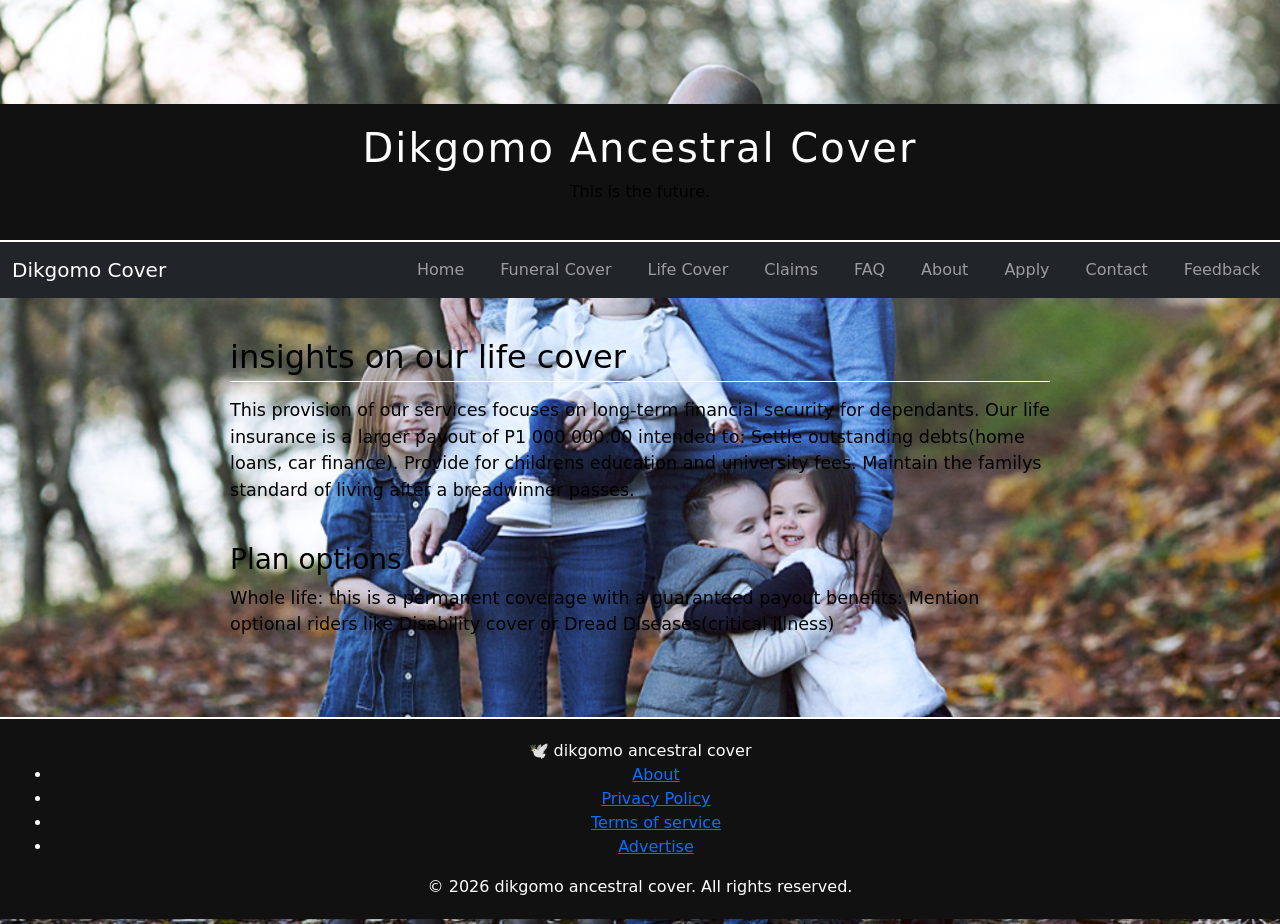
<file: lifecover.html>
<!DOCTYPE html>
 <html lang="en">
 <head>
    <meta charset="UTF-8">
    <main class="container mt-4"></main>
    <title>Dikgomo Ancestral Cover</title>

    <!-- Bootstrap CSS -->
    <link href="https://cdn.jsdelivr.net/npm/bootstrap@5.3.3/dist/css/bootstrap.min.css" rel="stylesheet">
    
    <!-- Your CSS -->
    <link rel="stylesheet" href="style.css">
    <!-- Background Styling -->
    <style>
        body {
            background-image: url(pictures/WMD.png);
            background-size: cover; /* better than 100% 100% */
            background-position: center;
            background-repeat: no-repeat;
            margin: 0;
            padding: 0;
            min-height: 100vh;
        }
    </style>
    <link rel="icon" type="image/jpg" href="pictures/logo.jpg">
</head>
 <body>
     
     <!--Header Section -->
     <header>
         <h1>Dikgomo Ancestral Cover</h1>
        <p>This is the future.</p>
    </header>
 
    <!-- Navigation -->
     <nav class="navbar navbar-expand-lg navbar-dark bg-dark">
  <div class="container-fluid">
    
    <!-- Brand -->
    <a class="navbar-brand" href="index.html">Dikgomo Cover</a>

    <!-- Mobile toggle button -->
    <button class="navbar-toggler" type="button" data-bs-toggle="collapse" data-bs-target="#navbarNav">
      <span class="navbar-toggler-icon"></span>
    </button>

    <!-- Links -->
    <div class="collapse navbar-collapse" id="navbarNav">
      <ul class="navbar-nav ms-auto">
        <li class="nav-item"><a class="nav-link" href="index.html">Home</a></li>
        <li class="nav-item"><a class="nav-link" href="funeralcover.html">Funeral Cover</a></li>
        <li class="nav-item"><a class="nav-link" href="lifecover.html">Life Cover</a></li>
        <li class="nav-item"><a class="nav-link" href="claimsprocess.html">Claims</a></li>
        <li class="nav-item"><a class="nav-link" href="frequentlyaskedquestions.html">FAQ</a></li>
        <li class="nav-item"><a class="nav-link" href="about.html">About</a></li>
        <li class="nav-item"><a class="nav-link" href="applicationform.html">Apply</a></li>
        <li class="nav-item"><a class="nav-link" href="contact&support.html">Contact</a></li>
        <li class="nav-item"><a class="nav-link" href="feedback.html">Feedback</a></li>
      </ul>
    </div>

  </div>
</nav>
 
     <!--Main Content -->
    <main>
 
         <section>
            <h2>insights  on our life cover </h2>                                                                                                          

            <p>This provision  of our services focuses on long-term financial security for dependants. 
                Our life insurance is a larger payout of P1 000 000.00 intended to:
                Settle outstanding debts(home loans, car finance). 
                Provide for childrens education and university fees.
                Maintain the familys standard of living after a breadwinner passes.</p> 

         </section>
         <section>
            <h3>Plan options</h3>
            <p>Whole life: this is a permanent coverage with a guaranteed payout
            benefits: Mention optional riders like Disability cover or Dread Diseases(critical illness)</p>
         </section>
    </main>
    <!-- Bootstrap JS -->
<script src="https://cdn.jsdelivr.net/npm/bootstrap@5.3.3/dist/js/bootstrap.bundle.min.js"></script>
 
<!--FOOTER-->
<footer>
  <div class="footer-logo">🕊️ dikgomo ancestral cover </div>
  <ul class="footer-links">
    <li><a href="#">About</a></li>
    <li><a href="#">Privacy Policy</a></li>
    <li><a href="#">Terms of service</a></li>
    <li><a href="#">Advertise</a></li>
  </ul>
  <div class="footer-copy">&copy; 2026 dikgomo ancestral cover. All rights reserved.</div>
</footer>
 </body>
 </html>
</file>
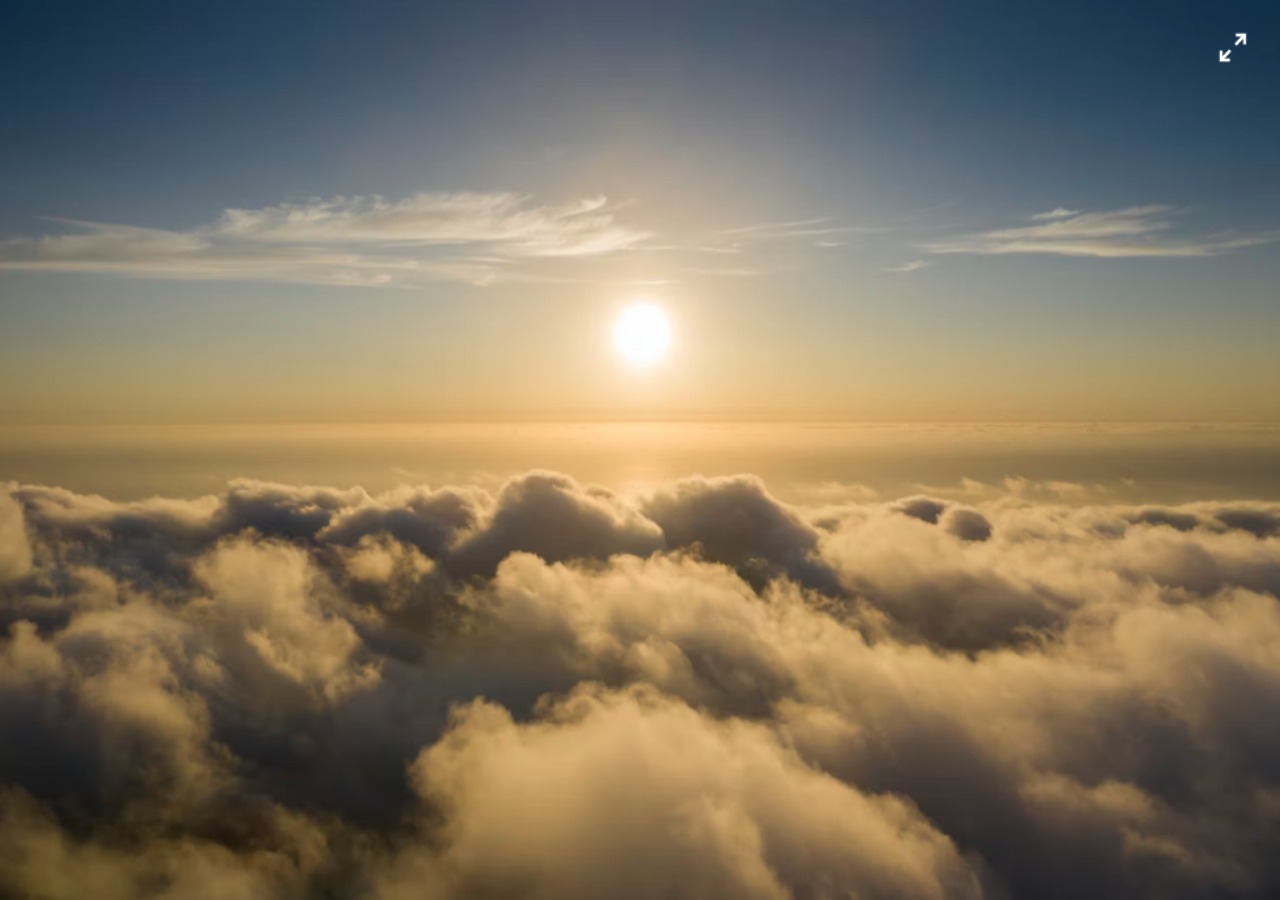
<file: test.html>
<!DOCTYPE html>
<html lang="en">
<head>
    <meta charset="UTF-8">
    <meta name="viewport" content="width=device-width, initial-scale=1.0">
    <title>Document</title>
    <style>
        body {
            background-image: url(pictures/homepagecover.png);
            background-size: 100% 100%; /* cover;         /* Resizes imagine to fill the screen */
            /*background-position: center;       /* keeps the image centered */
            background-repeat: no-repeat;
            margin: 0;
            padding: 0;
            min-height: 100vh;
        }
    </style>
</head>
<body>
    


</body>
</html>
</file>
<file: style.css>
/* Global Reset */
* {
  margin: 0;
  padding: 0;
  box-sizing: border-box;
}

/* Body Styling */
body {
  background-image: url(pictures/homepagecover.png);
  background-size: 100% 100%; /*          */ Resizes image to fill the screen */
  background-position: center;         /* keeps the image centered */
  margin: 0;
  padding: 0;
  min-height: 100vh;
  color: #000; /* Black text */
}

/* Header */
header {
  background-color: #111; /* Slightly lighter black */
  padding: 20px;
  text-align: center;
  border-bottom: 2px solid #fff;
}

header h1 {
  font-size: 2.5rem;
  color: #fff;
  letter-spacing: 2px;
}

/* Navigation */
nav ul {
  list-style: none;
  display: flex;
  justify-content: center;
  gap: 20px;
}

nav ul li a {
  text-decoration: none;
  color: #000000
  font-weight: bold;
  transition: color 0.3s ease;
}

nav ul li a:hover {
  color: #ccc; /* Subtle hover effect */
}

/* Main Content */
main {
  padding: 40px;
  max-width: 900px;
  margin: auto;
}

section {
  margin-bottom: 40px;
}

section h2 {
  font-size: 2rem;
  margin-bottom: 15px;
  border-bottom: 1px solid #fff;
  padding-bottom: 5px;
}

section p {
  font-size: 1.1rem;
  color: #000000;
  
}

/* Buttons */
button {
  background-color: #fff;
  color: #000;
  padding: 12px 20px;
  border: none;
  cursor: pointer;
  font-weight: bold;
  transition: background-color 0.3s ease;
}

button:hover {
  background-color: #ccc;
}

/* Footer */
footer {
  background-color: #111;
  color: #fff;
  text-align: center;
  padding: 20px;
  border-top: 2px solid #fff;
}

footer p {
  font-size: 0.9rem;
  color: #aaa;
}
</file>
